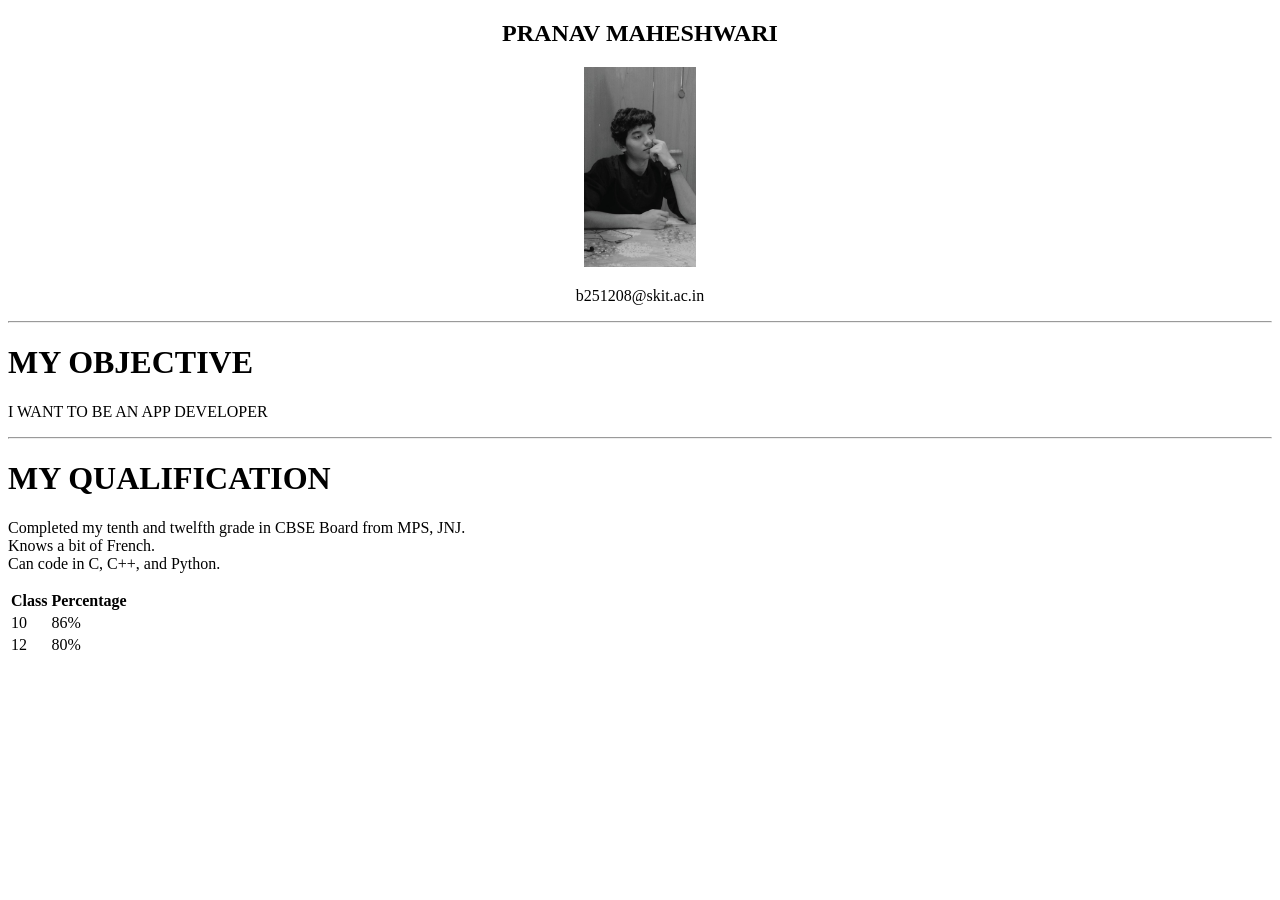
<file: 25ESKCA169/DAY1/index.htm>
<!DOCTYPE html>
<html lang="en">
<head>
    <meta charset="UTF-8">
    <meta name="viewport" content="width=device-width, initial-scale=1.0">
    <title>THIS IS MY FIRST WEBSITE</title>

    
</head>

<body>

<center>
    <h2>PRANAV MAHESHWARI</h2>

    <img src="myimg.jpeg" alt="My Picture" height="200">

    <p>b251208@skit.ac.in</p>
</center>

<hr>

<h1>MY OBJECTIVE</h1>

<p>I WANT TO BE AN APP DEVELOPER</p>

<hr>

<h1>MY QUALIFICATION</h1>

<p>
    Completed my tenth and twelfth grade in CBSE Board from MPS, JNJ.<br>
    Knows a bit of French.<br>
    Can code in C, C++, and Python.
</p>

<table>
    <tr>
        <th>Class</th>
        <th>Percentage</th>
    </tr>

    <tr>
        <td>10</td>
        <td>86%</td>
    </tr>

    <tr>
        <td>12</td>
        <td>80%</td>
    </tr>
</table>

</body>
</html>
</file>
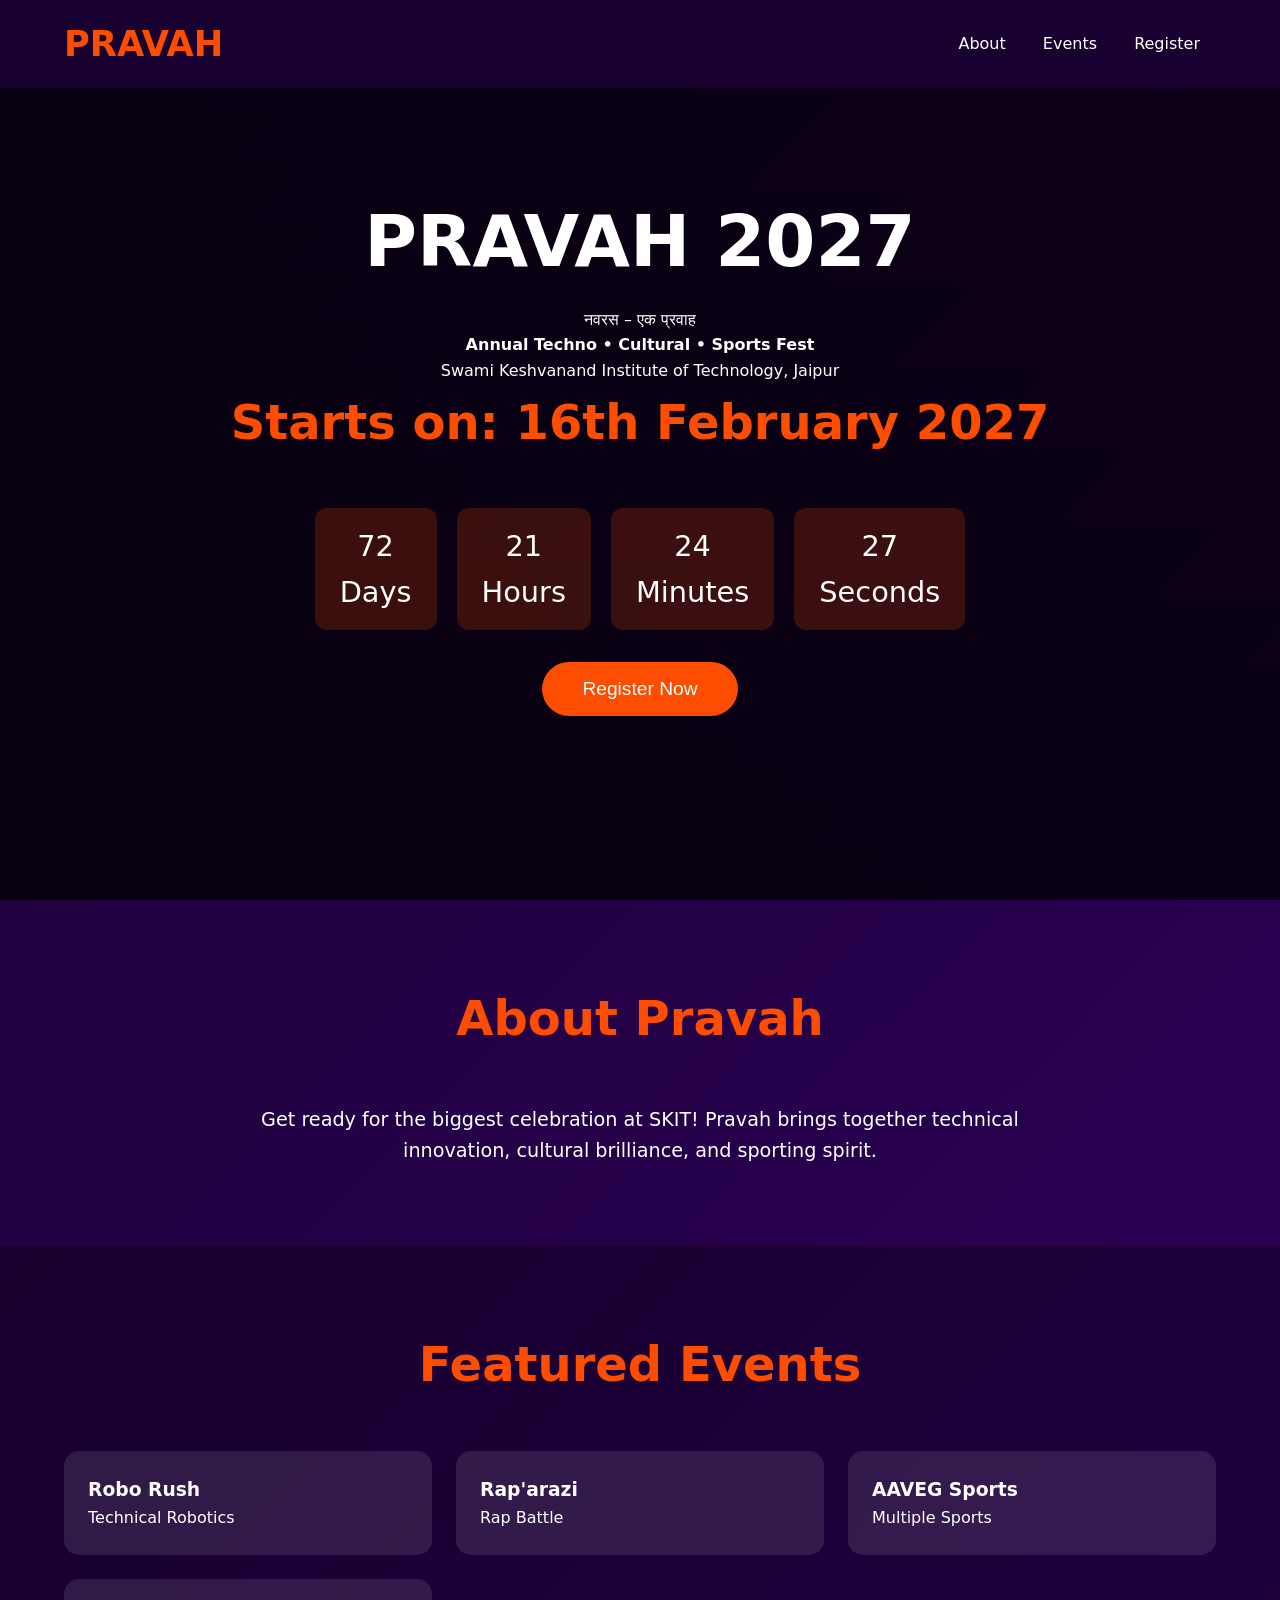
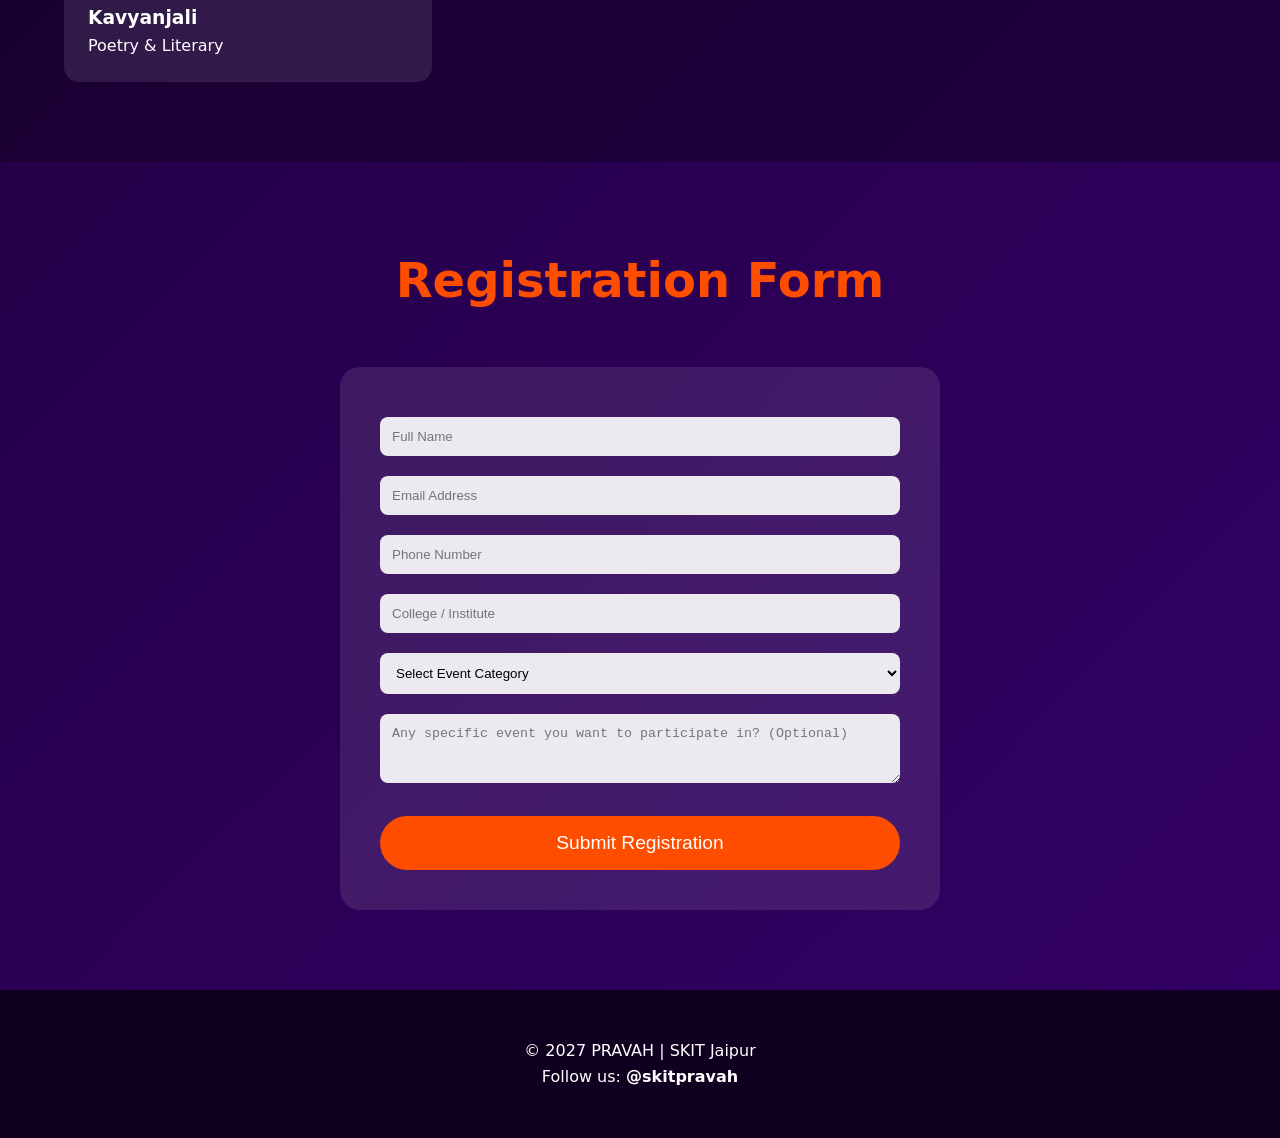
<file: 25ESKCA169/DAY/PRAVAH.html>
<!DOCTYPE html>
<html lang="en">
<head>
    <meta charset="UTF-8">
    <meta name="viewport" content="width=device-width, initial-scale=1.0">
    <title>PRAVAH 2027 | SKIT Jaipur</title>
    <style>
        :root {
            --primary: #ff4d00;
            --dark: #1a0033;
        }
        * { margin: 0; padding: 0; box-sizing: border-box; }
        body {
            font-family: 'Segoe UI', system-ui, sans-serif;
            color: #fff;
            background: linear-gradient(135deg, #1a0033, #330066);
            line-height: 1.6;
        }
        header {
            position: fixed;
            top: 0; width: 100%;
            background: rgba(26, 0, 51, 0.95);
            backdrop-filter: blur(10px);
            z-index: 1000;
            padding: 1rem 5%;
            display: flex;
            justify-content: space-between;
            align-items: center;
        }
        .logo { font-size: 2.2rem; font-weight: bold; color: var(--primary); }
        nav a { color: white; margin: 0 1rem; text-decoration: none; font-weight: 500; }

        .hero {
            height: 100vh;
            background: linear-gradient(rgba(0,0,0,0.65), rgba(0,0,0,0.75)), url('https://source.unsplash.com/random/1920x1080/?festival,lights') center/cover;
            display: flex;
            align-items: center;
            justify-content: center;
            text-align: center;
        }
        .hero-content h1 { font-size: 4.5rem; margin-bottom: 0.5rem; }
        .countdown {
            display: flex;
            gap: 20px;
            justify-content: center;
            margin: 2rem 0;
            font-size: 1.8rem;
        }
        .countdown div { background: rgba(255,77,0,0.2); padding: 15px 25px; border-radius: 12px; }

        .btn {
            padding: 1rem 2.5rem;
            background: var(--primary);
            color: white;
            border: none;
            border-radius: 50px;
            font-size: 1.2rem;
            cursor: pointer;
            transition: 0.3s;
        }
        .btn:hover { transform: scale(1.08); background: #ff6a00; }

        section { padding: 5rem 5%; }
        h2 { font-size: 3rem; text-align: center; margin-bottom: 3rem; color: var(--primary); }

        .form-container {
            max-width: 600px;
            margin: 0 auto;
            background: rgba(255,255,255,0.1);
            padding: 2.5rem;
            border-radius: 20px;
        }
        input, select, textarea {
            width: 100%;
            padding: 12px;
            margin: 10px 0;
            border: none;
            border-radius: 8px;
            background: rgba(255,255,255,0.9);
            color: #000;
        }
        .events-grid {
            display: grid;
            grid-template-columns: repeat(auto-fit, minmax(280px, 1fr));
            gap: 1.5rem;
        }
        .event-card {
            background: rgba(255,255,255,0.1);
            border-radius: 15px;
            overflow: hidden;
            transition: 0.3s;
        }
        .event-card:hover { transform: translateY(-10px); }
    </style>
</head>
<body>
    <header>
        <div class="logo">PRAVAH</div>
        <nav>
            <a href="#about">About</a>
            <a href="#events">Events</a>
            <a href="#register">Register</a>
        </nav>
    </header>

    <section class="hero">
        <div class="hero-content">
            <h1>PRAVAH 2027</h1>
            <p>नवरस – एक प्रवाह<br><strong>Annual Techno • Cultural • Sports Fest</strong></p>
            <p>Swami Keshvanand Institute of Technology, Jaipur</p>
            
            <h2>Starts on: 16th February 2027</h2>
            <div class="countdown" id="countdown">
                <div><span id="days">00</span><br>Days</div>
                <div><span id="hours">00</span><br>Hours</div>
                <div><span id="minutes">00</span><br>Minutes</div>
                <div><span id="seconds">00</span><br>Seconds</div>
            </div>

            <button class="btn" onclick="document.getElementById('register').scrollIntoView({behavior: 'smooth'})">Register Now</button>
        </div>
    </section>

    <section id="about">
        <h2>About Pravah</h2>
        <p style="max-width: 800px; margin: 0 auto; text-align: center; font-size: 1.2rem;">
            Get ready for the biggest celebration at SKIT! Pravah brings together technical innovation, cultural brilliance, and sporting spirit.
        </p>
    </section>

    <section id="events" style="background: rgba(0,0,0,0.3);">
        <h2>Featured Events</h2>
        <div class="events-grid">
            <div class="event-card"><div class="card-body" style="padding:1.5rem;"><h3>Robo Rush</h3><p>Technical Robotics</p></div></div>
            <div class="event-card"><div class="card-body" style="padding:1.5rem;"><h3>Rap'arazi</h3><p>Rap Battle</p></div></div>
            <div class="event-card"><div class="card-body" style="padding:1.5rem;"><h3>AAVEG Sports</h3><p>Multiple Sports</p></div></div>
            <div class="event-card"><div class="card-body" style="padding:1.5rem;"><h3>Kavyanjali</h3><p>Poetry & Literary</p></div></div>
        </div>
    </section>

    <section id="register">
        <h2>Registration Form</h2>
        <div class="form-container">
            <form id="regForm">
                <input type="text" placeholder="Full Name" required>
                <input type="email" placeholder="Email Address" required>
                <input type="tel" placeholder="Phone Number" required>
                <input type="text" placeholder="College / Institute" required>
                <select required>
                    <option value="">Select Event Category</option>
                    <option>Technical</option>
                    <option>Cultural</option>
                    <option>Sports</option>
                    <option>Multiple Events</option>
                </select>
                <textarea placeholder="Any specific event you want to participate in? (Optional)" rows="3"></textarea>
                
                <button type="submit" class="btn" style="width:100%; margin-top:1rem;">Submit Registration</button>
            </form>
        </div>
    </section>

    <footer style="background:#0f001f; padding:3rem; text-align:center;">
        <p>&copy; 2027 PRAVAH | SKIT Jaipur</p>
        <p>Follow us: <strong>@skitpravah</strong></p>
    </footer>

    <script>
        // Countdown Timer to 16 Feb 2027
        function countdown() {
            const eventDate = new Date("February 16, 2027 00:00:00").getTime();
            const now = new Date().getTime();
            const distance = eventDate - now;

            if (distance > 0) {
                const days = Math.floor(distance / (1000 * 60 * 60 * 24));
                const hours = Math.floor((distance % (1000 * 60 * 60 * 24)) / (1000 * 60 * 60));
                const minutes = Math.floor((distance % (1000 * 60 * 60)) / (1000 * 60));
                const seconds = Math.floor((distance % (1000 * 60)) / 1000);

                document.getElementById("days").innerHTML = days < 10 ? "0" + days : days;
                document.getElementById("hours").innerHTML = hours < 10 ? "0" + hours : hours;
                document.getElementById("minutes").innerHTML = minutes < 10 ? "0" + minutes : minutes;
                document.getElementById("seconds").innerHTML = seconds < 10 ? "0" + seconds : seconds;
            } else {
                document.getElementById("countdown").innerHTML = "<h2 style='color:#ff4d00;'>Pravah 2027 is Here! 🎉</h2>";
            }
        }

        setInterval(countdown, 1000);
        countdown();

        // Form Submission Alert
        document.getElementById("regForm").addEventListener("submit", function(e) {
            e.preventDefault();
            alert("✅ Registration Successful! 🎉\nWe have received your details. See you at Pravah 2027!");
            this.reset();
        });
    </script>
</body>
</html>
</file>
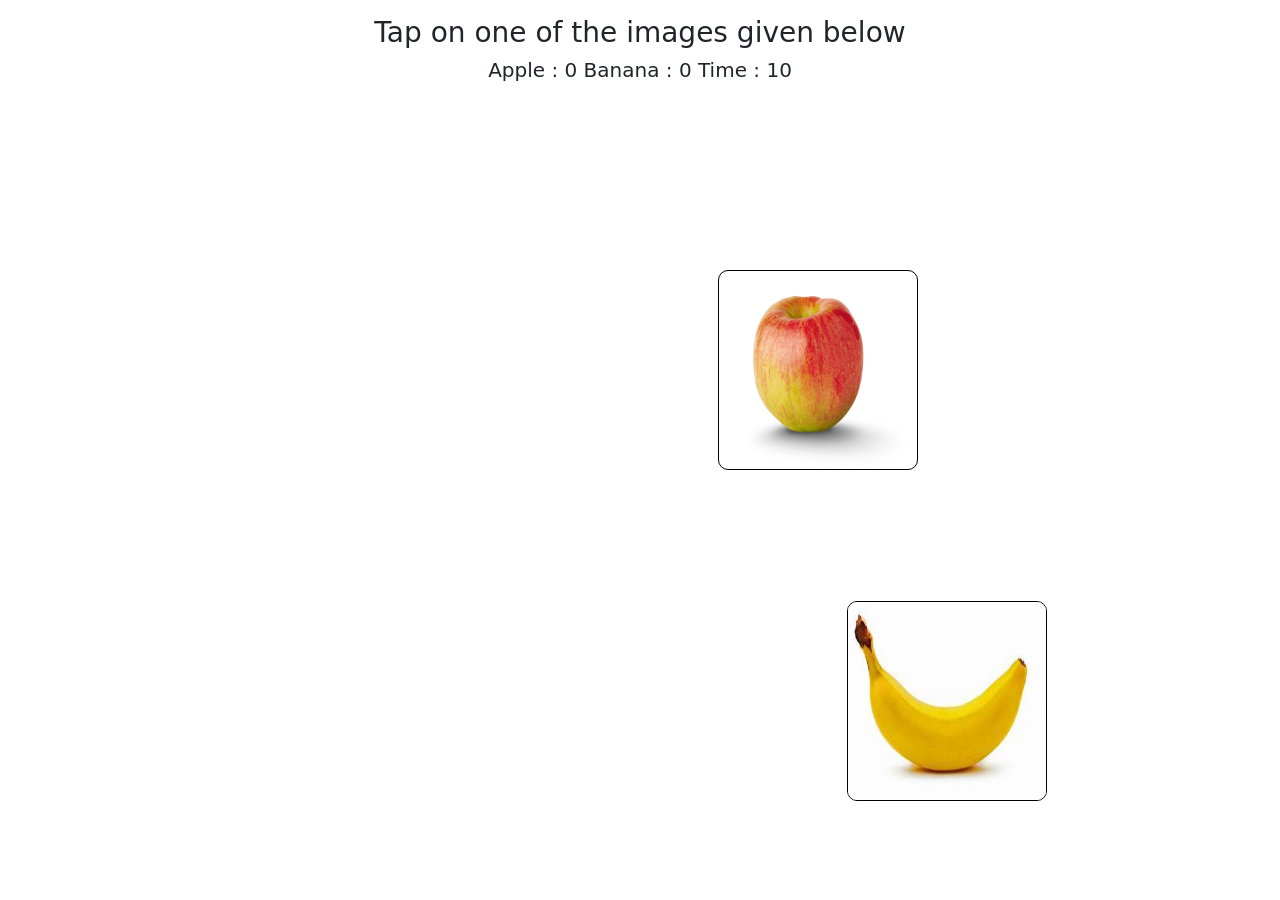
<file: 25ESKCA169/DAY4/homework.html>
<!DOCTYPE html>
<html lang="en">

<head>
    <meta charset="UTF-8">
    <meta name="viewport" content="width=device-width, initial-scale=1.0">
    <title>Document</title>
    <link rel="stylesheet" href="bootstrap.min.css">
    <style>
        img {
            position: absolute;
            cursor: pointer;
            border: 1px solid black;
            border-radius: 10px;
        }
    </style>
</head>

<body>
    <div class="text-center mt-3">
        <h3>Tap on one of the images given below</h3>

        <h5>
            Apple :
            <span id="appleCount">0</span>

            Banana :
            <span id="bananaCount">0</span>

            Time :
            <span id="timer">10</span>
        </h5>
    </div>
    <div>
        <img src="apple.png" alt="Apple" width="200px" height="200px" onclick="clickImage('apple', this)">
        <img src="banana.jpg" alt="Banana" width="200px" height="200px" onclick="clickImage('banana', this)">
    </div>
    <h2 id="gameOver" class="text-center mt-5" style="display:none;">
        Game Over
    </h2>

    <div class="text-center">
        <button id="restartBtn" class="btn btn-primary" style="display:none;">
            Restart Game
        </button>
    </div>
    <script>
        let appleCount = 0;
        let bananaCount = 0;
        let time = 10;
        let timer = document.getElementById("timer");
        randomPosition();
        function randomPosition() {

            document.querySelectorAll("img").forEach((img) => {

                img.style.left =
                    Math.random() * (window.innerWidth - 220) + "px";

                img.style.top =
                    Math.random() * (window.innerHeight - 250) + "px";

            });

        }
        function clickImage(type, img) {
            if (type == "apple") {
                document.getElementById("appleCount").innerHTML = ++appleCount;
            } else {
                document.getElementById("bananaCount").innerHTML = ++bananaCount;
            }
            randomPosition();
        }
        let gameTimer = setInterval(function () {

            time--;

            timer.innerHTML = time;

            if (time == 0) {

                clearInterval(gameTimer);

                document.querySelectorAll("img").forEach((img) => {

                    img.style.display = "none";

                });

                document.body.style.backgroundColor = "black";
                document.body.style.color = "white";
                document.getElementById("gameOver").style.display = "block";

                document.getElementById("restartBtn").style.display = "inline-block";

            }

        }, 1000);
        document.getElementById("restartBtn").onclick = function () {

            location.reload();

        }
    </script>
</body>

</html>
</file>
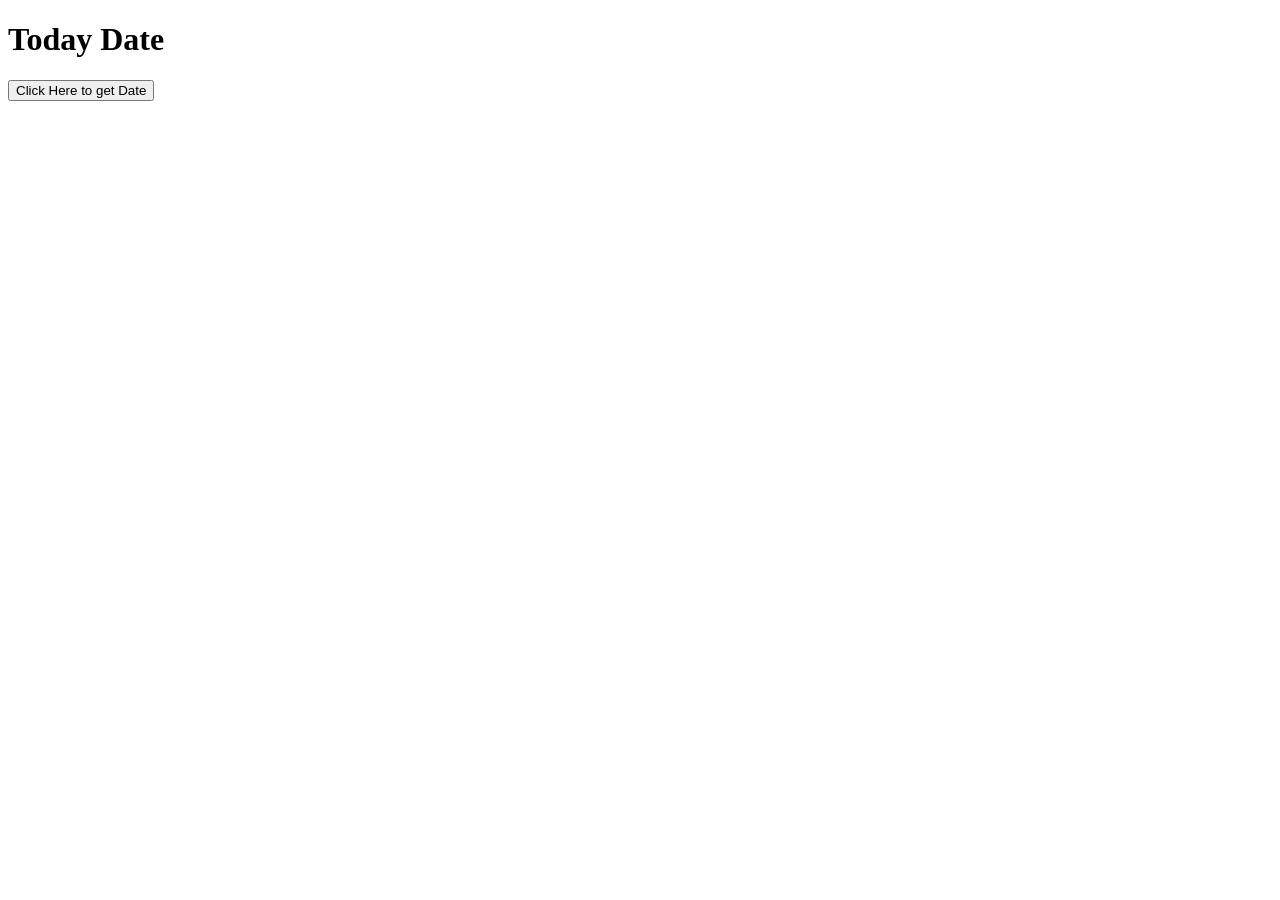
<file: 25ESKCA169/DAY4/javasrcipt.html>
<!DOCTYPE html>
<html lang="en">
<head>
    <meta charset="UTF-8">
    <meta name="viewport" content="width=device-width, initial-scale=1.0">
    <title>Document</title>
</head>
<body>
    <div>
        <h1>Today Date</h1>
        <button type="button" onclick="displayDate()">
            Click Here to get Date
        </button>
        <div id="demo"></div>
    </div>
    <script>
        function displayDate(){
            document.getElementById('demo').innerHTML=Date();
        }
    </script>
</body>
</html>
</file>
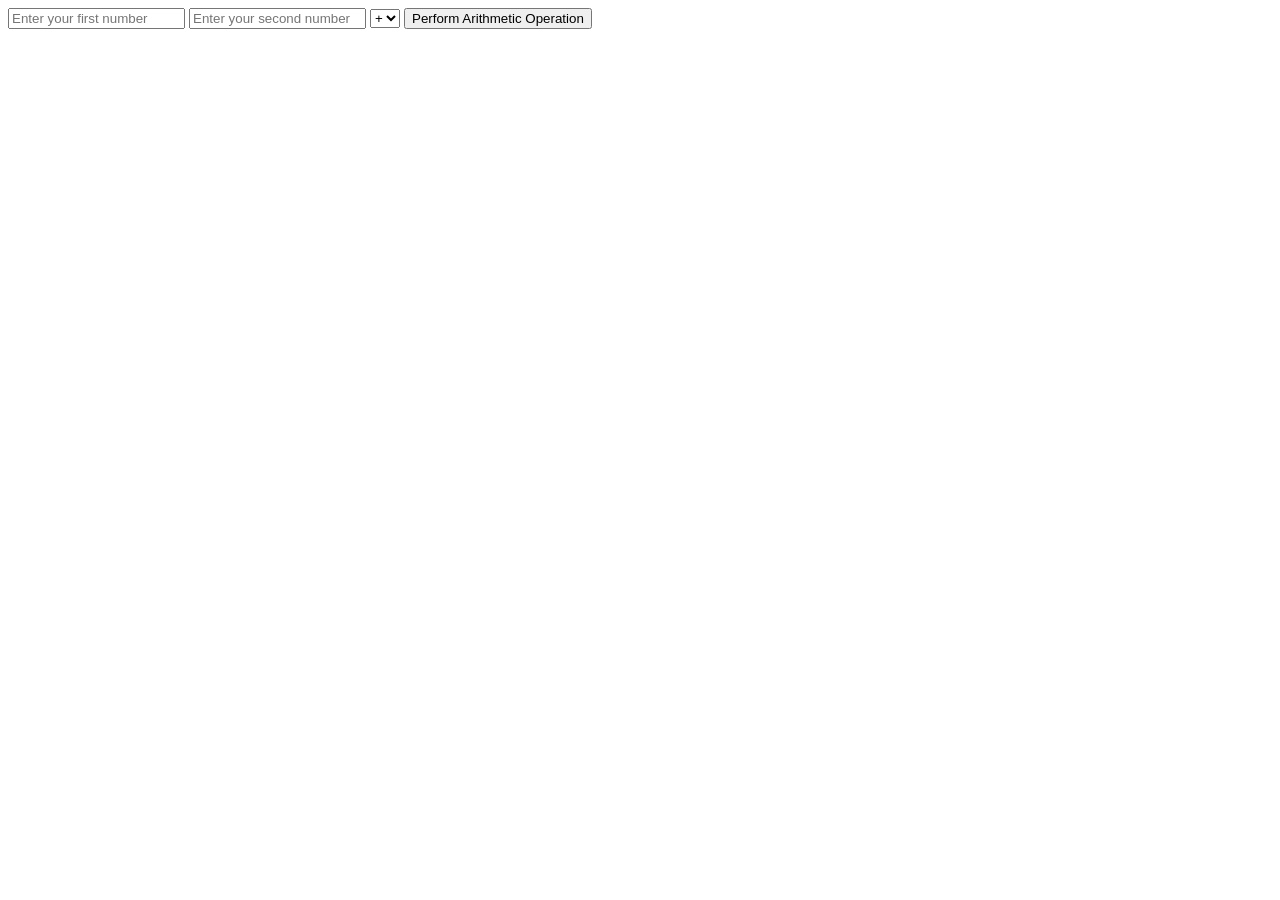
<file: 25ESKCA169/DAY4/new.html>
<!DOCTYPE html>
<html lang="en">
<head>
    <meta charset="UTF-8">
    <meta name="viewport" content="width=device-width, initial-scale=1.0">
    <title>Document</title>
</head>
<body>
    <form>
        <input id="number1" type="text" placeholder="Enter your first number">
        <input id="number2" type="text" placeholder="Enter your second number">
        <select id="operator">
            <option value="+">+</option>
            <option value="-">-</option>
            <option value="/">/</option>
            <option value="*">*</option>
        </select>
        <button type="button" onclick="operation()">
            Perform Arithmetic Operation
        </button>
        <div id="result"></div>
    </form>
    <script src="mm.js"></script>
        
        
    </script>
</body>
</html>
</file>
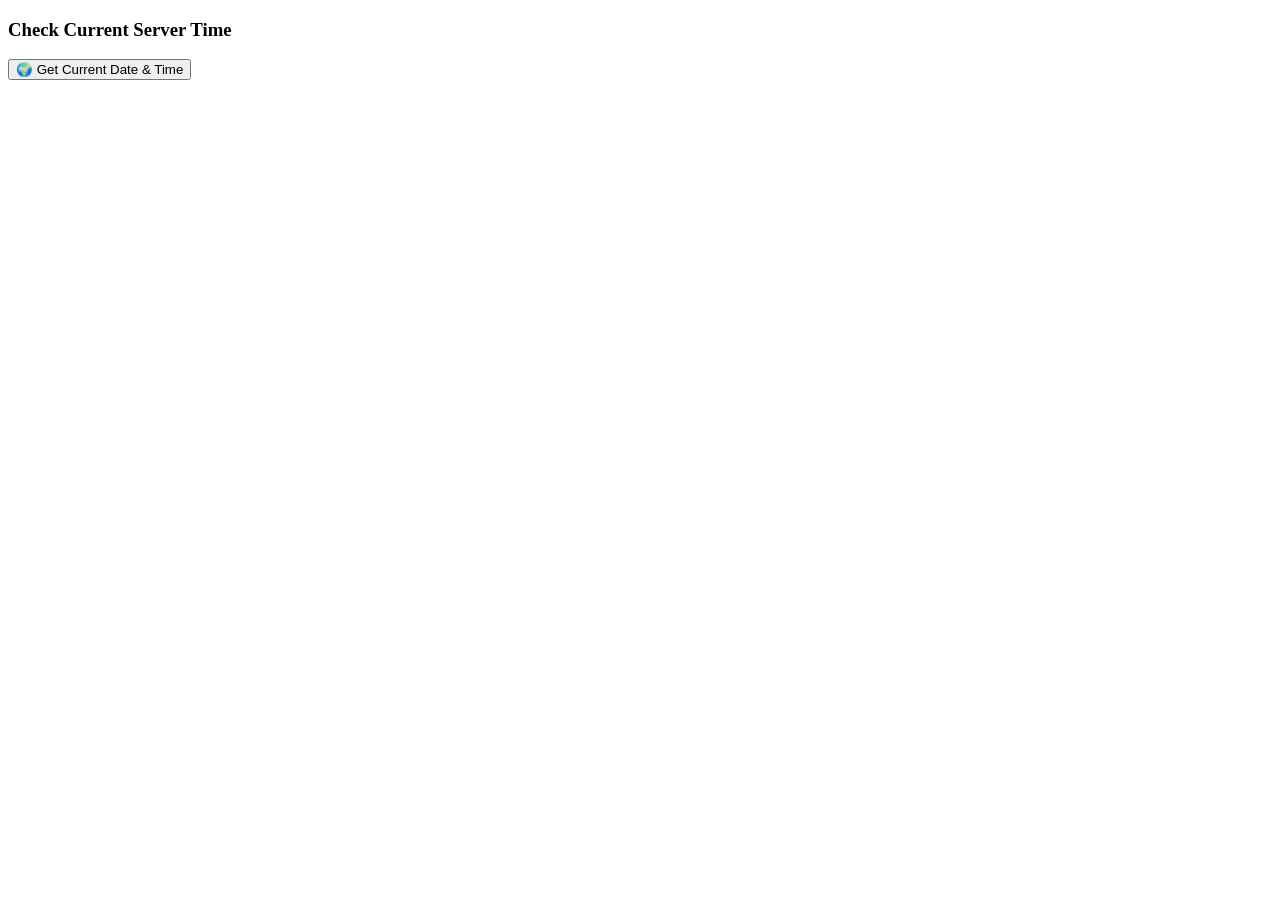
<file: 25ESKCA169/DAY7/day7work.html>
<!DOCTYPE html>
<html lang="en">
<head>
    <meta charset="UTF-8">
    <meta name="viewport" content="width=device-width, initial-scale=1.0">
    <title>Document</title>
</head>
<body>
    <div class="text-center my-5">
    <h3 class="mb-3">Check Current Server Time</h3>
    <button id="timeBtn" class="btn btn-lg btn-primary">
        🌍 Get Current Date & Time
    </button>
    <div id="timeResult" class="mt-4 fs-4 fw-bold"></div>
</div>
<script>
document.getElementById('timeBtn').addEventListener('click', function() {
    const resultDiv = document.getElementById('timeResult');
    resultDiv.innerHTML = '<span class="text-muted">Loading...</span>';

    fetch('get-time.php')
        .then(response => response.text())
        .then(data => {
            resultDiv.innerHTML = data;
        })
        .catch(error => {
            resultDiv.innerHTML = '<span class="text-danger">Error fetching time</span>';
        });
});
</script>
</body>
</html>
</file>
